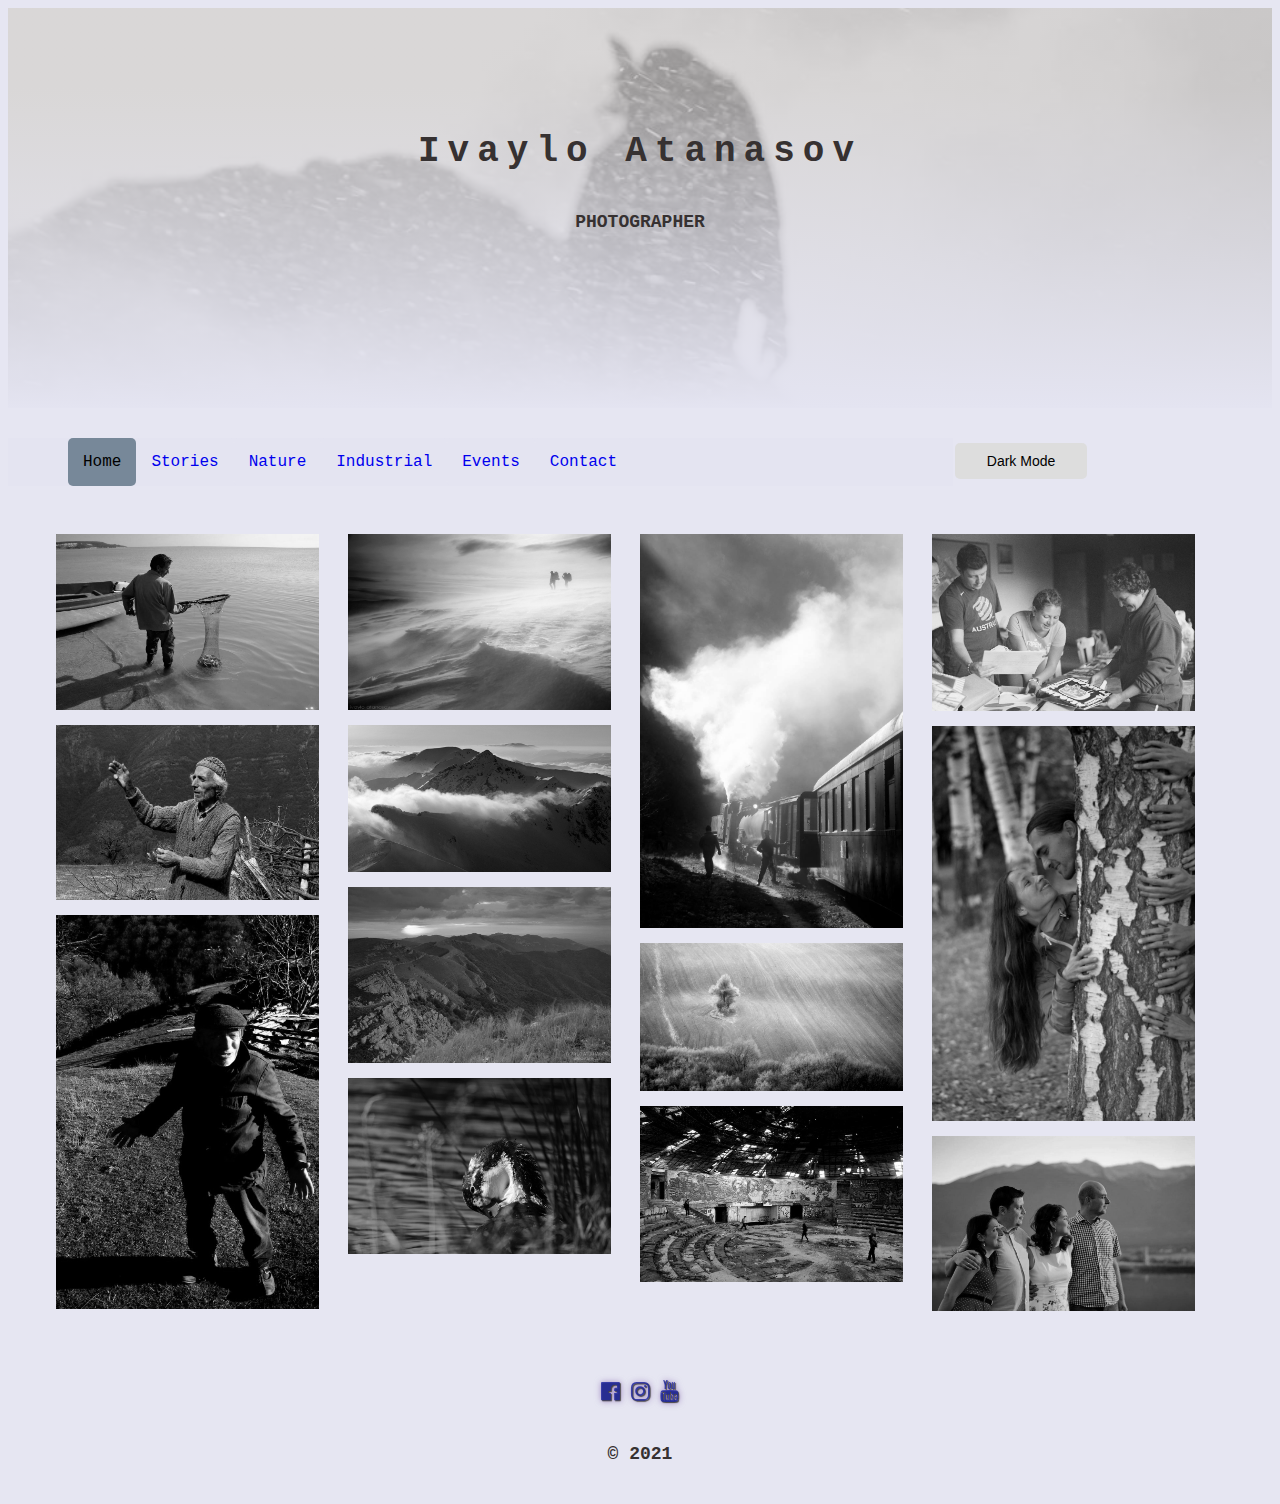
<file: index.html>
<!DOCTYPE html>
<html lang=en>
    <head>

    <title>Exhibition 1</title>
    <meta charset="UTF-8">
    <meta name="viewport" content="width=device-width, initial-scale=1">
    <link rel="stylesheet" href="https://fonts.googleapis.com/icon?family=Material+Icons">
    <link rel="stylesheet" href="https://cdnjs.cloudflare.com/ajax/libs/font-awesome/4.6.3/css/font-awesome.min.css">
    <link rel="stylesheet" href="css/base.css">
    <link id="styleMode" rel="stylesheet" href="css/brightmode.css">
    <script src="app.js"></script>


    <style>
        body {font-family: 'Courier New', Courier, monospace;}

       
    </style>
    </head>
  <body>

    <div class="titleZone">
    <h1><br><br><br>Ivaylo Atanasov</h1>
      <h4>photographer</h4>
    </div>
    <div class="mainnav" id="mainNav">
        
        <a class="button position" id="base" href="base.html" target="baseFrame">Home</a>
        <a href="stories.html" class="button" target="baseFrame">Stories</a>
        <a href="nature.html" class="button" target="baseFrame">Nature</a>
        <a href="industrial.html" class="button" target="baseFrame">Industrial</a>
        <a href="events.html" class="button" target="baseFrame">Events</a>
        <a href="contact.html" class="button" target="baseFrame">Contact</a>
    </div id="modeSpace">
        <button id="markMode">Dark Mode</button>
        </div>
      </div>

    <iframe id="baseFrame" name="baseFrame" src="base.html" style="height:800px; width:100%; border:none"></iframe>

      <script>
        window.onload = function() {
          var modeButton = document.getElementById("markMode");
          modeButton.addEventListener("click", changeMode);
        }

        var navButtons = document.getElementById("mainNav");
        var buttons = navButtons.getElementsByClassName("button");

        for (var i = 0; i < buttons.length; i++) {
          buttons[i].addEventListener("click", function() {
          var current = document.getElementsByClassName("position");
          current[0].className = current[0].className.replace(" position", "");
          this.className += " position";
         });
}
      </script>


<footer style="text-align: center; margin-top: 60px;">
  <a id="footer" href="https://www.facebook.com/nusquama.photography"><i class="fa fa-facebook-official"></i></a>
  <a id="footer" href="https://www.instagram.com/endure.entropy/"><i class="fa fa-instagram"></i></a>
  <a id="footer" href="https://www.youtube.com/channel/UCOgg31gf_vDj_2sCbVDRb6w"><i class="fa fa-youtube"></i></a>
  <p>
    <h4> &#169 2021</h4>
  </p>
</footer>
  </body>



</html>
</file>
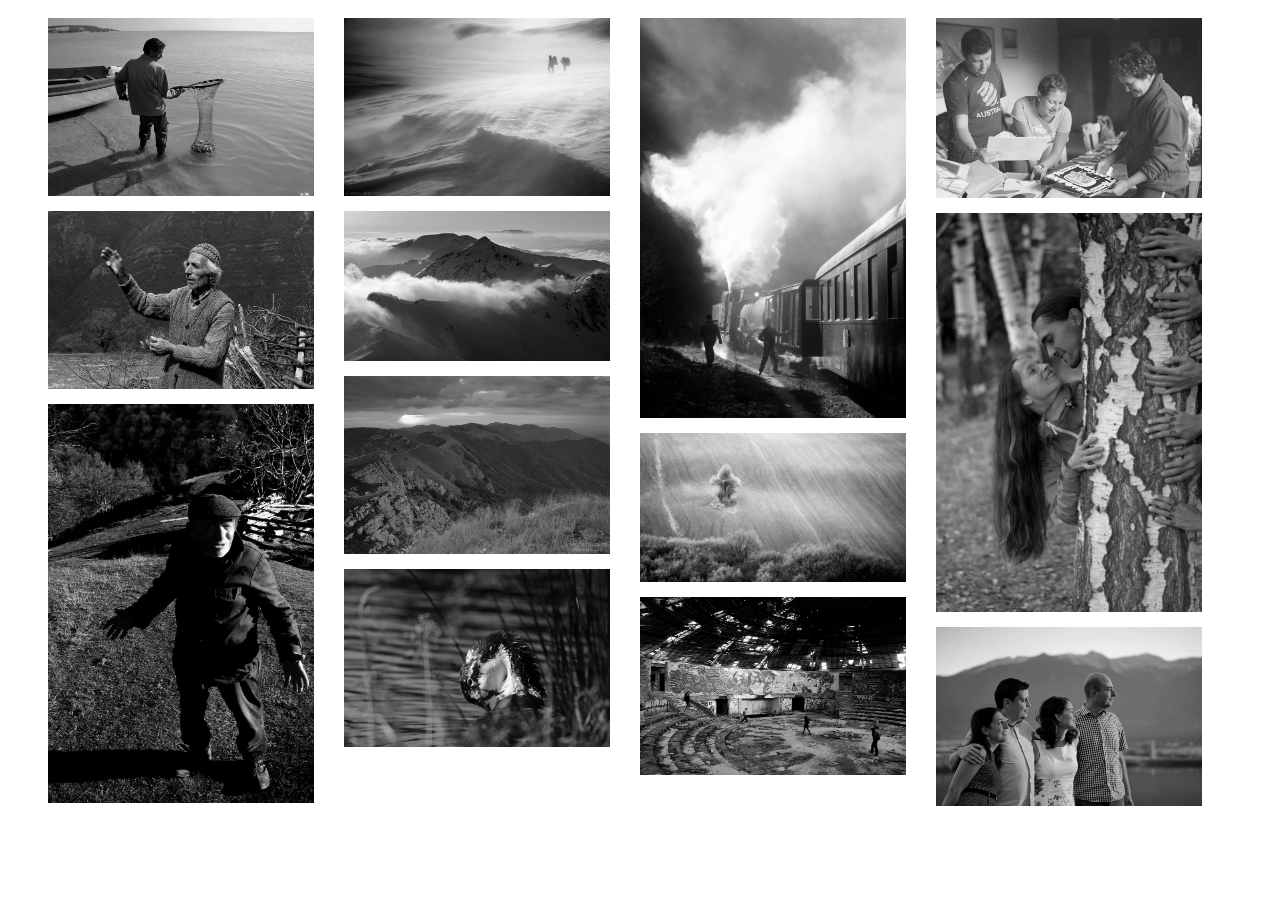
<file: base.html>
<!DOCTYPE html>
<html lang=en>
    <head>

    <title>Exhibition 1</title>
    <meta charset="UTF-8">
    <meta name="viewport" content="width=device-width, initial-scale=1">
    <link rel="stylesheet" href="https://fonts.googleapis.com/icon?family=Material+Icons">
    <link rel="stylesheet" href="css/images.css">
    <script src="app.js"></script>


    <style>
        body {font-family: 'Courier New', Courier, monospace;}
    </style>
    </head>
  <body>

<div class="row">
    <div class="column">
      <img onmouseover="bringcolor(this)" onmouseout="bringgray(this)" src="img/kamchia.jpg">
      <img onmouseover="bringcolor(this)" onmouseout="bringgray(this)" src="img/opletnya.jpg">
      <img onmouseover="bringcolor(this)" onmouseout="bringgray(this)" src="img/lisets.jpg">
    </div>
    <div class="column">
      <img onmouseover="bringcolor(this)" onmouseout="bringgray(this)" src="img/ruen.jpg">
      <img onmouseover="bringcolor(this)" onmouseout="bringgray(this)" src="img/zhaltets.jpg">
      <img onmouseover="bringcolor(this)" onmouseout="bringgray(this)" src="img/vracanski.jpg">
      <img onmouseover="bringcolor(this)" onmouseout="bringgray(this)" src="img/natura.jpg">
      </div>
    <div class="column">
      <img onmouseover="bringcolor(this)" onmouseout="bringgray(this)" src="img/velin.jpg">
      <img onmouseover="bringcolor(this)" onmouseout="bringgray(this)" src="img/cherven.jpg">
      <img onmouseover="bringcolor(this)" onmouseout="bringgray(this)" src="img/buzludzha.jpg">
    </div>
    <div class="column">
      <img onmouseover="bringcolor(this)" onmouseout="bringgray(this)" src="img/ambaritsa.jpg">
      <img onmouseover="bringcolor(this)" onmouseout="bringgray(this)" src="img/pankev.jpg">
      <img onmouseover="bringcolor(this)" onmouseout="bringgray(this)" src="img/nachev.jpg">
    </div>
  </div>
</file>
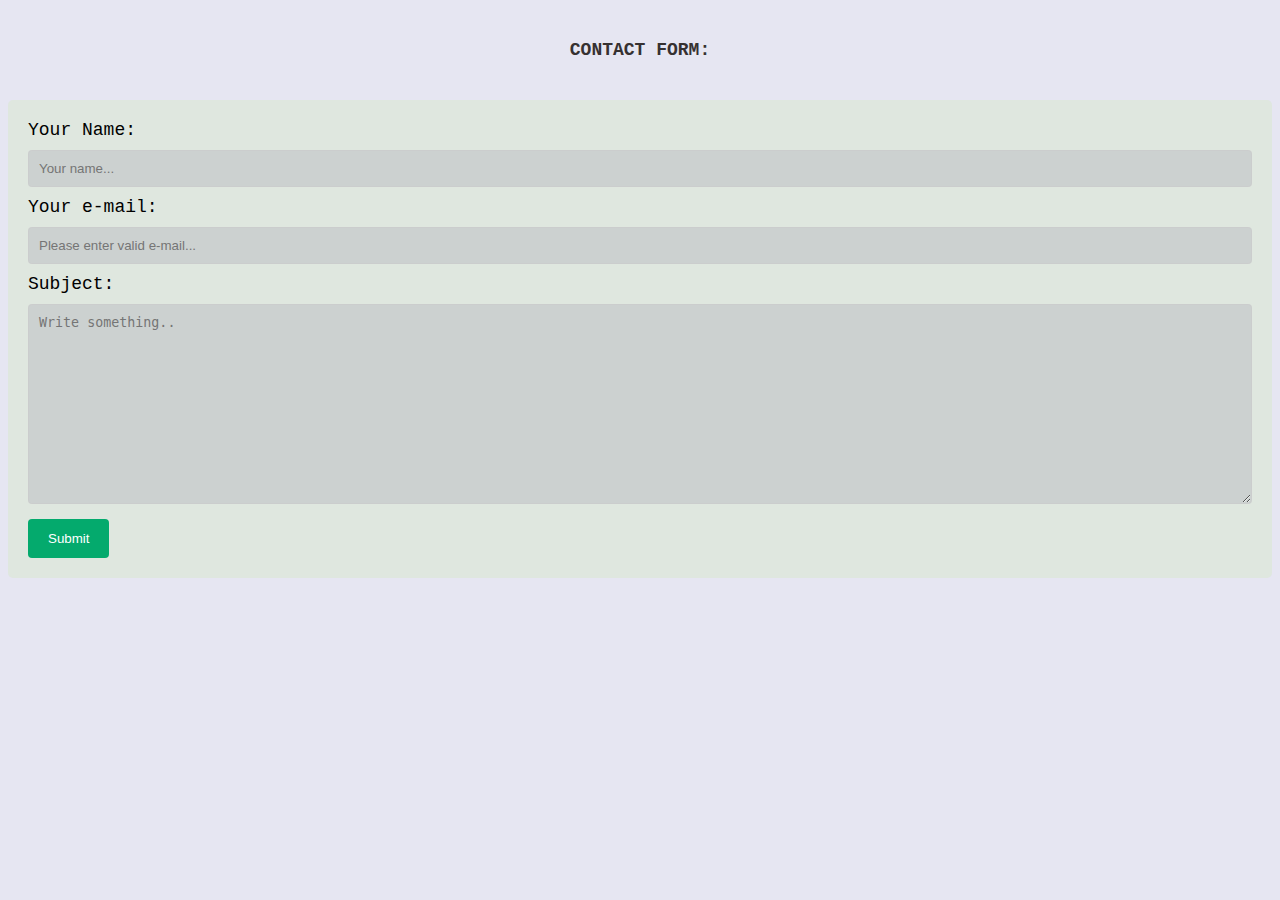
<file: contact.html>
<!DOCTYPE html>
<html lang=en>
    <head>

    <title>Stories</title>
    <meta charset="UTF-8">
    <meta name="viewport" content="width=device-width, initial-scale=1">
    <link rel="stylesheet" href="https://fonts.googleapis.com/icon?family=Material+Icons">
    <link rel="stylesheet" href="css/base.css">
    <link id="contactCss" rel="stylesheet" href="css/brightmode.css">
    <script src="app.js"></script>


    <style>
        body {font-family: 'Courier New', Courier, monospace;}

    </style>
    </head>

    <body>

        <h4>Contact Form:</h4>

        <div class="contactForm">
          <form action="https://formspree.io/f/myylbyly" method="post">
            <label for="name">Your Name:</label>
            <input type="text" id="name" name="name" placeholder="Your name...">
        
            <label for="mail">Your e-mail:</label>
            <input type="text" id="mail" name="mail" placeholder="Please enter valid e-mail...">
        
            <label for="subject">Subject:</label>
            <textarea id="subject" name="subject" placeholder="Write something.." style="height:200px"></textarea>
        
            <input type="submit" value="Submit">
          </form>
        </div>
        
        </body>
        </html>
</file>
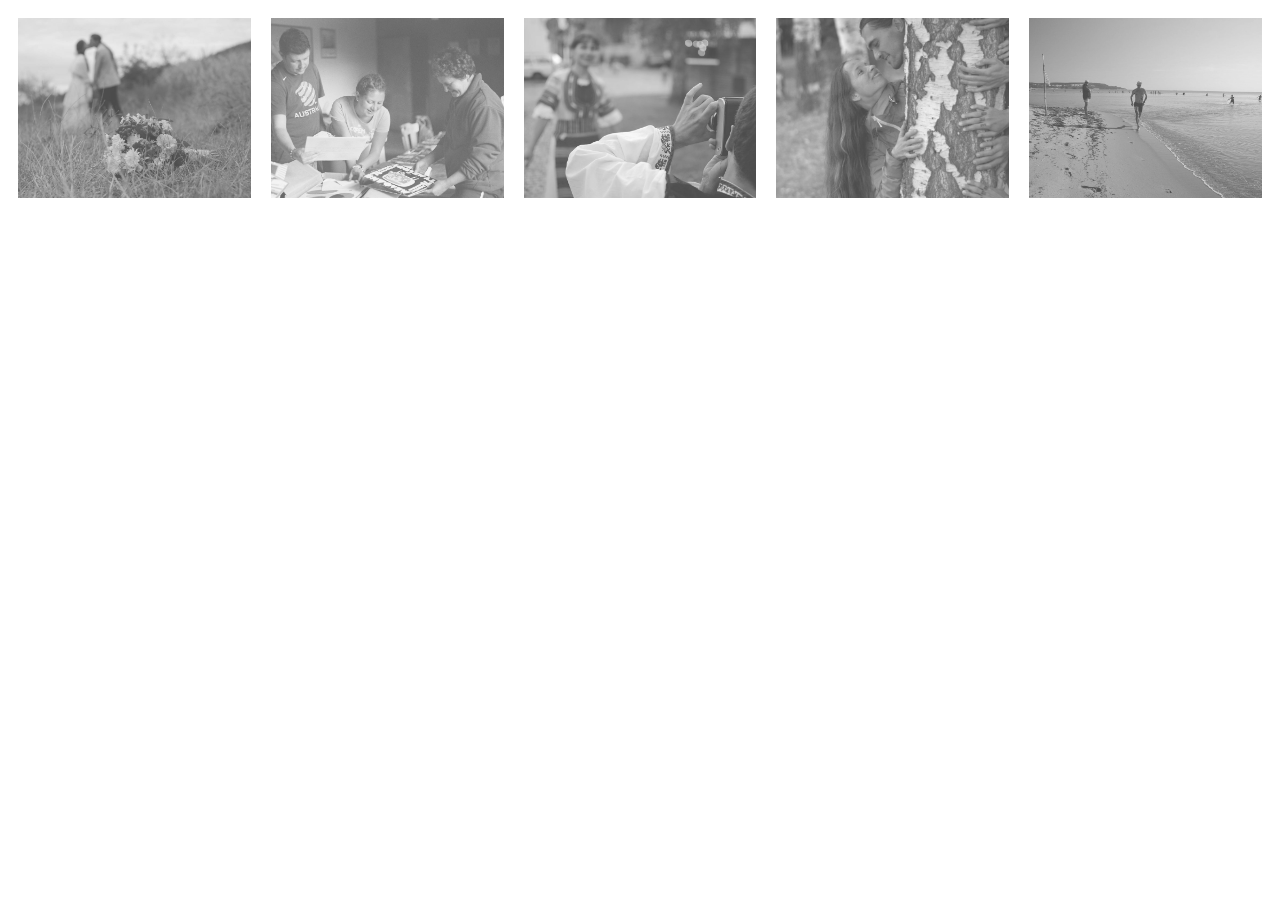
<file: events.html>
<!DOCTYPE html>
<html lang=en>
    <head>

    <title>Stories</title>
    <meta charset="UTF-8">
    <meta name="viewport" content="width=device-width, initial-scale=1">
    <link rel="stylesheet" href="https://fonts.googleapis.com/icon?family=Material+Icons">
    <link rel="stylesheet" href="css/galleries.css">
    <script src="app.js"></script>


    <style>
        body {font-family: 'Courier New', Courier, monospace;}
    </style>
    </head>

    <body>
        <div class="rowGal">
            <div class="colGal">
              <img src="img/pankev2.jpg" alt="" style="width:100%" onclick="showImage(this);">
            </div>
            <div class="colGal">
              <img src="img/ambaritsa.jpg" alt="" style="width:100%" onclick="showImage(this);">
            </div>
            <div class="colGal">
              <img src="img/veseli.jpg" alt="" style="width:100%" onclick="showImage(this);">
            </div>
            <div class="colGal">
              <img src="img/pankev.jpg" alt="" style="width:100%" onclick="showImage(this);">
            </div>
            <div class="colGal">
                <img src="img/kamchia3.jpg" alt="" style="width:100%" onclick="showImage(this);">
              </div>
          </div>
          
          <div class="pictureFrame">
            <span onclick="this.parentElement.style.display='none'" class="closeBtn">&times;</span>
            <img id="fullImg">
          </div>
          
        

    </body>
</file>
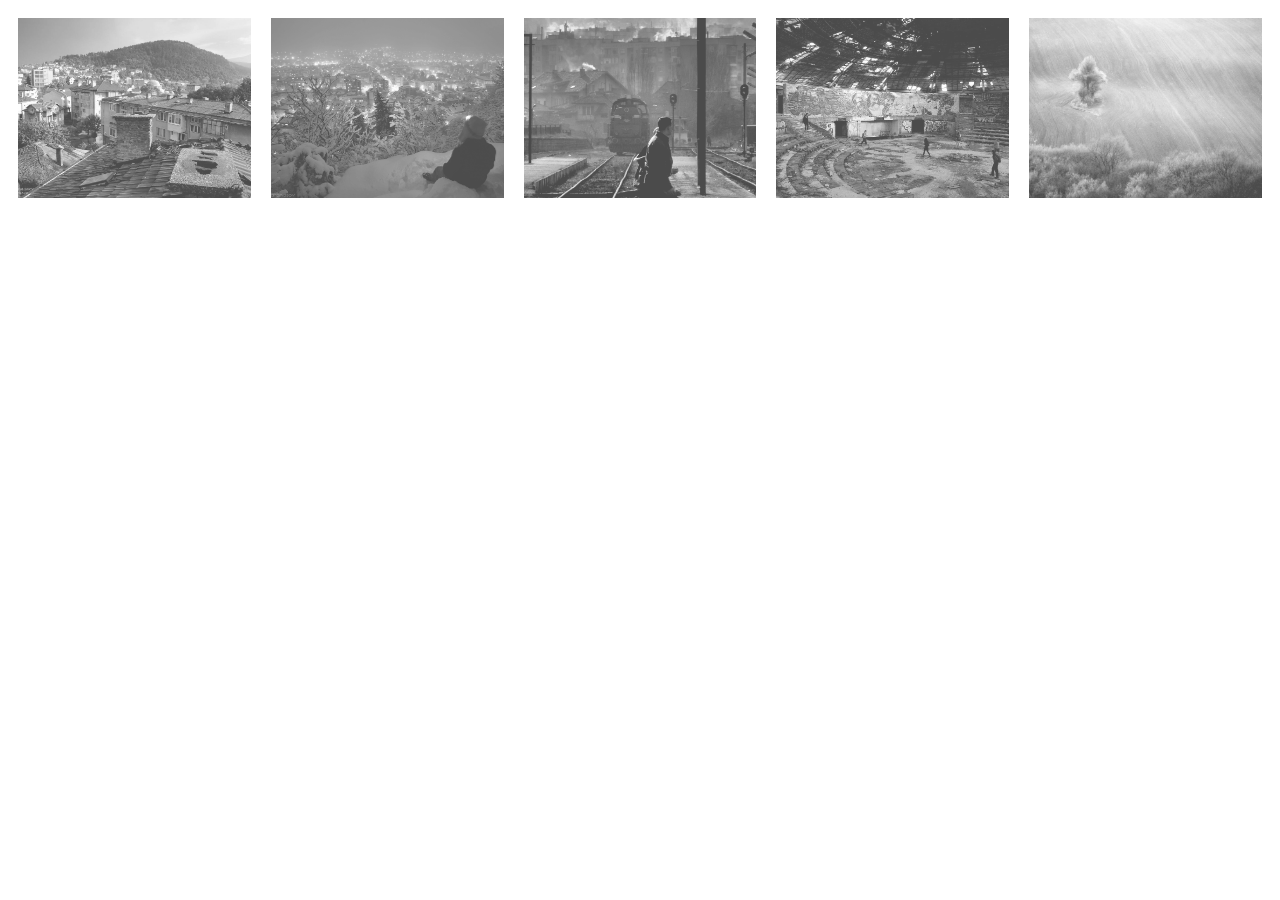
<file: industrial.html>
<!DOCTYPE html>
<html lang=en>
    <head>

    <title>Stories</title>
    <meta charset="UTF-8">
    <meta name="viewport" content="width=device-width, initial-scale=1">
    <link rel="stylesheet" href="https://fonts.googleapis.com/icon?family=Material+Icons">
    <link rel="stylesheet" href="css/galleries.css">
    <script src="app.js"></script>


    <style>
        body {font-family: 'Courier New', Courier, monospace;}
    </style>
    </head>

    <body>
        <div class="rowGal">
            <div class="colGal">
              <img src="img/kyustendil.jpg" alt="" style="width:100%" onclick="showImage(this);">
            </div>
            <div class="colGal">
              <img src="img/winter.jpg" alt="" style="width:100%" onclick="showImage(this);">
            </div>
            <div class="colGal">
              <img src="img/rail.jpg" alt="" style="width:100%" onclick="showImage(this);">
            </div>
            <div class="colGal">
              <img src="img/buzludzha.jpg" alt="" style="width:100%" onclick="showImage(this);">
            </div>
            <div class="colGal">
                <img src="img/cherven.jpg" alt="" style="width:100%" onclick="showImage(this);">
              </div>
          </div>
          
          <div class="pictureFrame">
            <span onclick="this.parentElement.style.display='none'" class="closeBtn">&times;</span>
            <img id="fullImg">
          </div>
          
        

    </body>
</file>
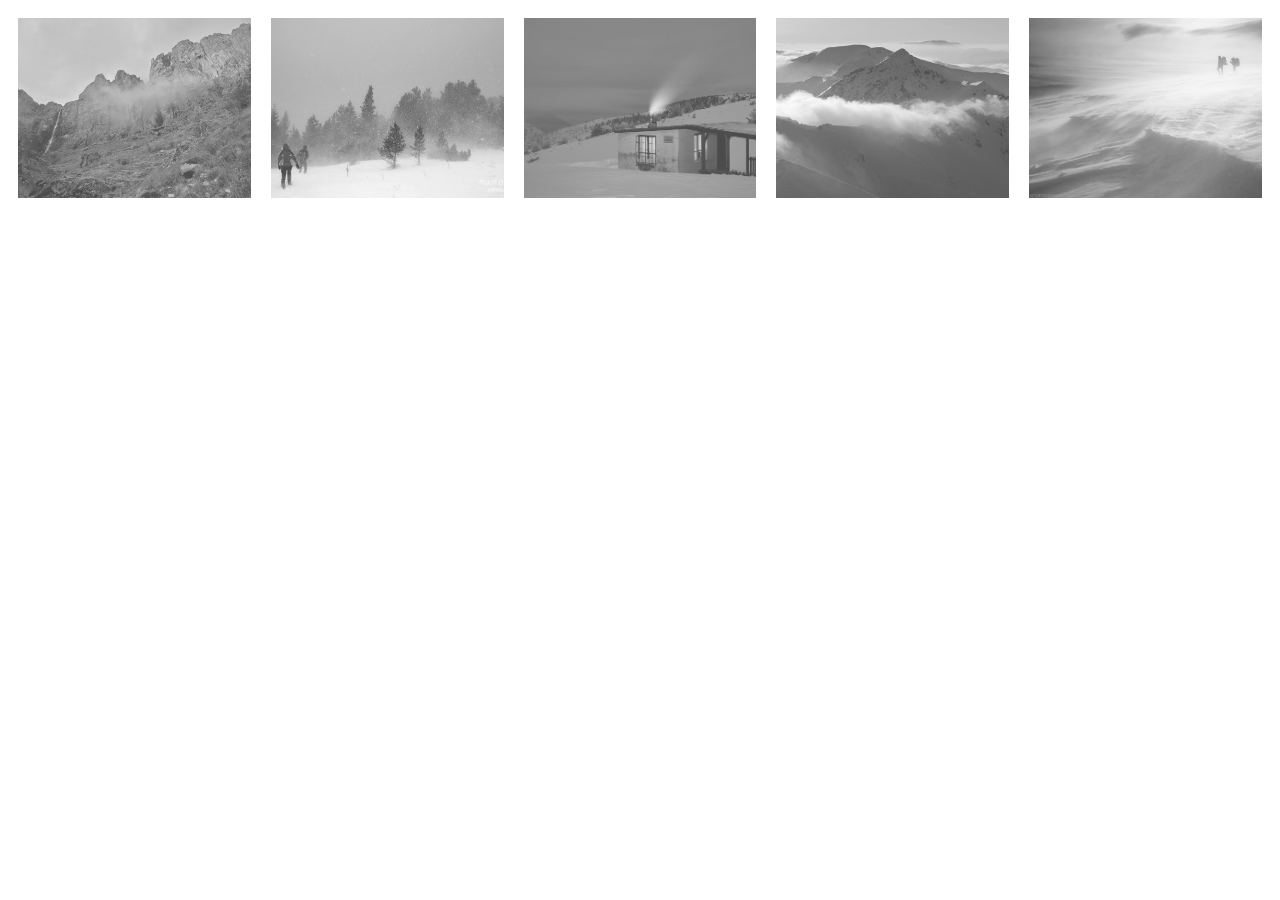
<file: nature.html>
<!DOCTYPE html>
<html lang=en>
    <head>

    <title>Stories</title>
    <meta charset="UTF-8">
    <meta name="viewport" content="width=device-width, initial-scale=1">
    <link rel="stylesheet" href="https://fonts.googleapis.com/icon?family=Material+Icons">
    <link rel="stylesheet" href="css/galleries.css">
    <script src="app.js"></script>


    <style>
        body {font-family: 'Courier New', Courier, monospace;}
    </style>
    </head>

    <body>
        <div class="rowGal">
            <div class="colGal">
              <img src="img/rai.jpg" alt="" style="width:100%" onclick="showImage(this);">
            </div>
            <div class="colGal">
              <img src="img/chakar.jpg" alt="" style="width:100%" onclick="showImage(this);">
            </div>
            <div class="colGal">
              <img src="img/begbunar.jpg" alt="" style="width:100%" onclick="showImage(this);">
            </div>
            <div class="colGal">
              <img src="img/zhaltets.jpg" alt="" style="width:100%" onclick="showImage(this);">
            </div>
            <div class="colGal">
                <img src="img/ruen.jpg" alt="" style="width:100%" onclick="showImage(this);">
              </div>
          </div>
          
          <div class="pictureFrame">
            <span onclick="this.parentElement.style.display='none'" class="closeBtn">&times;</span>
            <img id="fullImg">
          </div>
          
        <!--  <div class="rowGal">
            <div class="colGal">
              <img src="img/natura.jpg" alt="" style="width:100%" onclick="showImage(this);">
            </div>
            <div class="colGal">
              <img src="img/vracanski.jpg" alt="" style="width:100%" onclick="showImage(this);">
            </div>
            <div class="colGal">
              <img src="img/season.jpg" alt="" style="width:100%" onclick="showImage(this);">
            </div>
            <div class="colGal">
              <img src="img/ambar.jpg" alt="" style="width:100%" onclick="showImage(this);">
            </div>
            <div class="colGal">
                <img src="img/eho.jpg" alt="" style="width:100%" onclick="showImage(this);">
              </div>
          </div> -->
        

    </body>
</file>
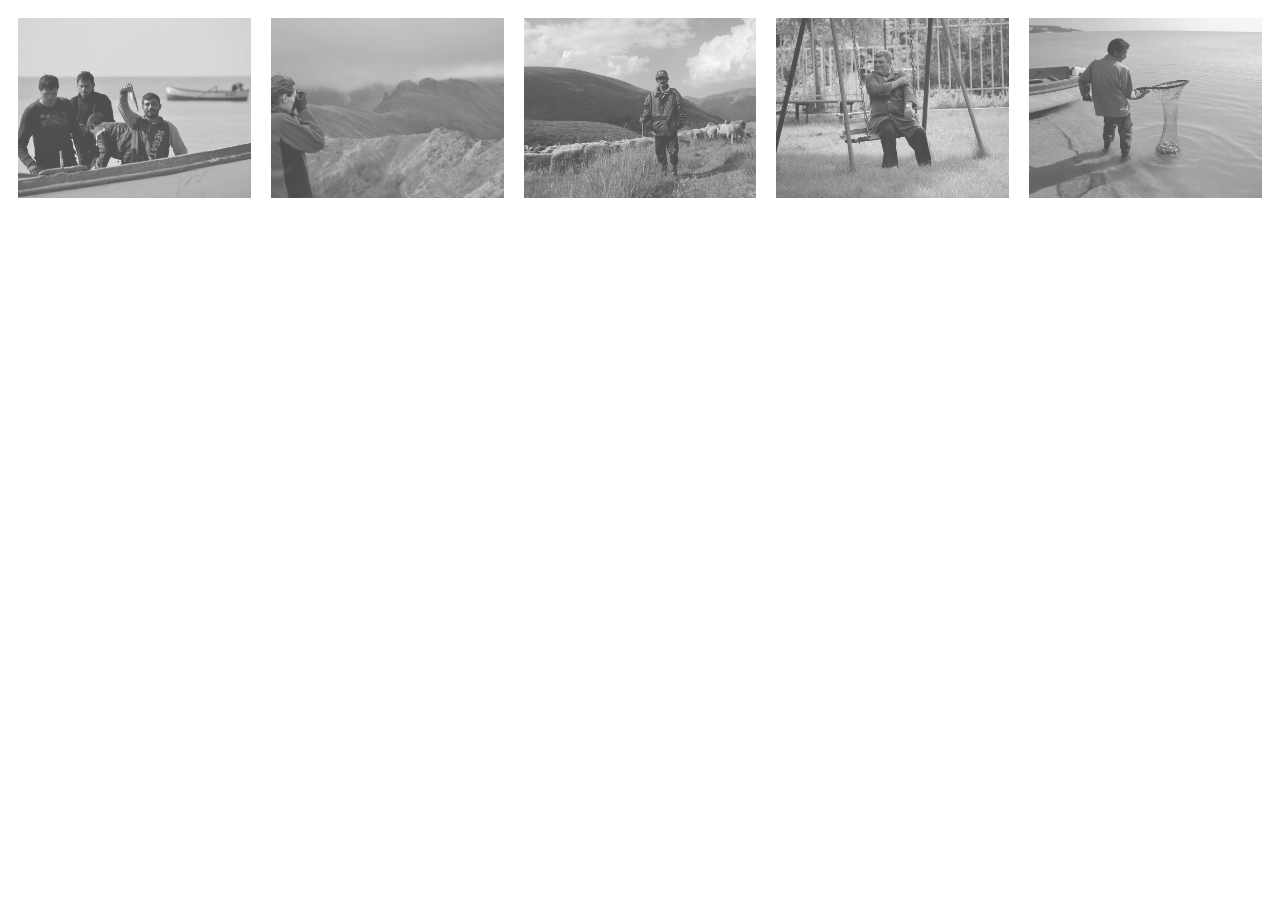
<file: stories.html>
<!DOCTYPE html>
<html lang=en>
    <head>

    <title>Stories</title>
    <meta charset="UTF-8">
    <meta name="viewport" content="width=device-width, initial-scale=1">
    <link rel="stylesheet" href="https://fonts.googleapis.com/icon?family=Material+Icons">
    <link rel="stylesheet" href="css/galleries.css">
    <script src="app.js"></script>


    <style>
        body {font-family: 'Courier New', Courier, monospace;}
    </style>
    </head>

    <body>
        <div class="rowGal">
            <div class="colGal">
              <img src="img/kamchia2.jpg" alt="" style="width:100%" onclick="showImage(this);">
            </div>
            <div class="colGal" style="object-fit: cover;">
              <img src="img/mazalat.jpg" alt="" style="width:100%" onclick="showImage(this);">
            </div>
            <div class="colGal">
              <img src="img/tazha.jpg" alt="" style="width:100%" onclick="showImage(this);">
            </div>
            <div class="colGal">
              <img src="img/kiten.jpg" alt="" style="width:100%" onclick="showImage(this);">
            </div>
            <div class="colGal">
                <img src="img/kamchia.jpg" alt="" style="width:100%" onclick="showImage(this);">
              </div>
          </div>
          
          <div class="pictureFrame">
            <span onclick="this.parentElement.style.display='none'" class="closeBtn">&times;</span>
            <img id="fullImg">
          </div>
          
        

    </body>
</file>
<file: css/base.css>
body {
    font-size: large;
    font-family: 'Courier New', Courier, monospace;
}


h1, h2 {
    color: rgb(54, 49, 49);
    text-align: center;
    margin-top: 0px;
    letter-spacing: 8px;
    font-style: bold;
}

h4 {
    color: rgb(54, 49, 49);
    text-align: center;
    margin: 40px;
    text-transform: uppercase; 
}


.mainnav {
    margin-top: 30px;
    display: flex;
    flex-wrap: wrap;
    flex-direction: row;
    overflow: hidden;
    float: left;
    width: 70%;
    padding-left: 60px;
    margin-bottom: 30px;

  }
  

.mainnav a {
    font-family: 'Courier New', Courier, monospace;
    text-decoration: none;
    padding: 15px 15px;
    font-size: 16px;
  }
  
  #modeSpace {
    float: right;
    width: 20%;
    text-align: justify;
    padding: 15px 5px;
  }
  
  #markMode {
    border: none;
    border-radius: 5px;
    padding: 10px 32px;
    text-align: center;
    font-size: 14px;
    margin: 35px 2px;
    transition: 0.5s;
  }

  
  @media screen and (max-width: 800px) {

    .mainnav {
      flex-direction: column;
      text-align: center;
      max-width: 60%;
      }
  
    .column {
      flex: 50%;
      max-width: 50%;
    }
  
    #modeSpace {
      float: right;
      width: 25%;
      text-align: center;
      font-size: 14px;
      }
  
  }
  
  @media screen and (max-width: 600px) {

    .mainnav {
      flex-direction: column;
      text-align: center;
      max-width: 50%;
      }
    
    .column {
      flex: 100%;
      max-width: 100%;
    }
  
    #modeSpace {
      float: right;
      width: 20%;
      text-align: center;
      font-size: 14px;
      }
  }
  
  
  
  input[type=text], textarea {
    width: 100%;
    padding: 10px; 
    border-radius: 4px;
    box-sizing: border-box;
    margin-top: 10px; 
    margin-bottom: 10px; 
    resize: vertical;
  }
  
  input[type=submit] {
    padding: 12px 20px;
    border: none;
    border-radius: 4px;
    cursor: pointer;
  }
  
  .contactForm {
    border-radius: 5px;
    padding: 20px;
  }
</file>
<file: css/brightmode.css>
.titleZone {
  background-image: url("cover.jpg");
  background-image: linear-gradient(to bottom, rgba(201, 198, 198, 0.7) 0% 20%, rgb(228, 228, 241) 100%), url("cover.jpg");
  height: 400px;
  background-repeat: no-repeat; 
  position:relative;
  background-size: cover; 
}

body {
  background-color: rgba(228, 228, 241, 0.925);
}

#baseFrame {
    height:800px;
    width:100%; 
    border:none;
}


.mainnav {
  background-color: rgba(228, 228, 241, 0.925);
}

.mainnav a {
  background-color: rgba(228, 228, 241, 0.925);
  border-radius: 5px;
}


.mainnav a:hover {
    text-decoration: black;
    background-color: lightgray;
}

.mainnav a.position {
    background-color: lightslategray;
    color:black;
}

#markMode {
    background-color: #ddd;
    border: none;
    color: black;
  }
  
#markMode:hover {
    background-color: #0b0425;
    color: white;
  }

  input[type=text], textarea { 
    border: 1px solid rgba(204, 204, 204, 0.603); 
    background-color: #c3c7c9b0;
    color: rgba(170, 121, 121, 0.514);
  }

  label {
    color: black;
}
  
  input[type=submit] {
    background-color: #04AA6D;
    color: white;
  
  }
  
  input[type=submit]:hover {
    background-color: #303163;
    transition: 0.5s;
  }
  
  .contactForm {
    background-color: #dee7dde5;
  }

  i.fa {
    color: rgba(33, 42, 160, 0.842);
    text-shadow: 1px 1px 1px rgb(71, 68, 68);
    font-size: larger;
    filter: drop-shadow(0 0 3px rgba(130, 97, 173, 0.7));

  }

  i.fa:hover {
    color:rgb(14, 4, 48);
    font-size: larger;
    filter: none;
  }
  
  .closeBtn {
    color: rgb(59, 20, 20);
    font-size: 35px;
    cursor: pointer;
  }
</file>
<file: css/images.css>
.row {
  display: flex;
  flex-wrap: wrap;
  padding: 0 40px;
}

.column {
  flex: 25%;
  max-width: 25%;
}

.column img {
  filter: grayscale(100%);
  margin-top: 10px;
  width: 90%;
}

@media screen and (max-width: 1100px) {
  .column {
    flex: 33%;
    max-width: 33%;
  }

}

@media screen and (max-width: 800px) {

  .column {
    flex: 50%;
    max-width: 50%;
  }


}

@media screen and (max-width: 600px) {

  
  .column {
    flex: 100%;
    max-width: 100%;
  }

}
</file>
<file: css/galleries.css>
* {
  box-sizing: border-box;
}


.colGal {
    float: left;
    padding: 10px;
    width: 20%;
  }

  
.colGal img {
    filter: grayscale(100%);
    cursor: pointer; 
    opacity: 0.7;
    height: 180px;
    object-fit:cover;

  }

.colGal img:hover {
  opacity: 1;
  filter: none;
}

.rowGal:after {
  content: "";
  display: table;
  clear: both;
}

.pictureFrame {
  position: relative;
  display: none; 
}

#fullImg {
  display: block;
  margin-left: auto;
  margin-right: auto;
  max-width: 70%;
  max-height: 600px;
  border-radius: 5px;
  border: 2px;
  border-color: cadetblue;
  
}

.closeBtn {
  position: absolute;
  top: 0px;
  right: 220px;
  color: rgb(59, 20, 20);
  font-size: 35px;
  cursor: pointer;
}
</file>
